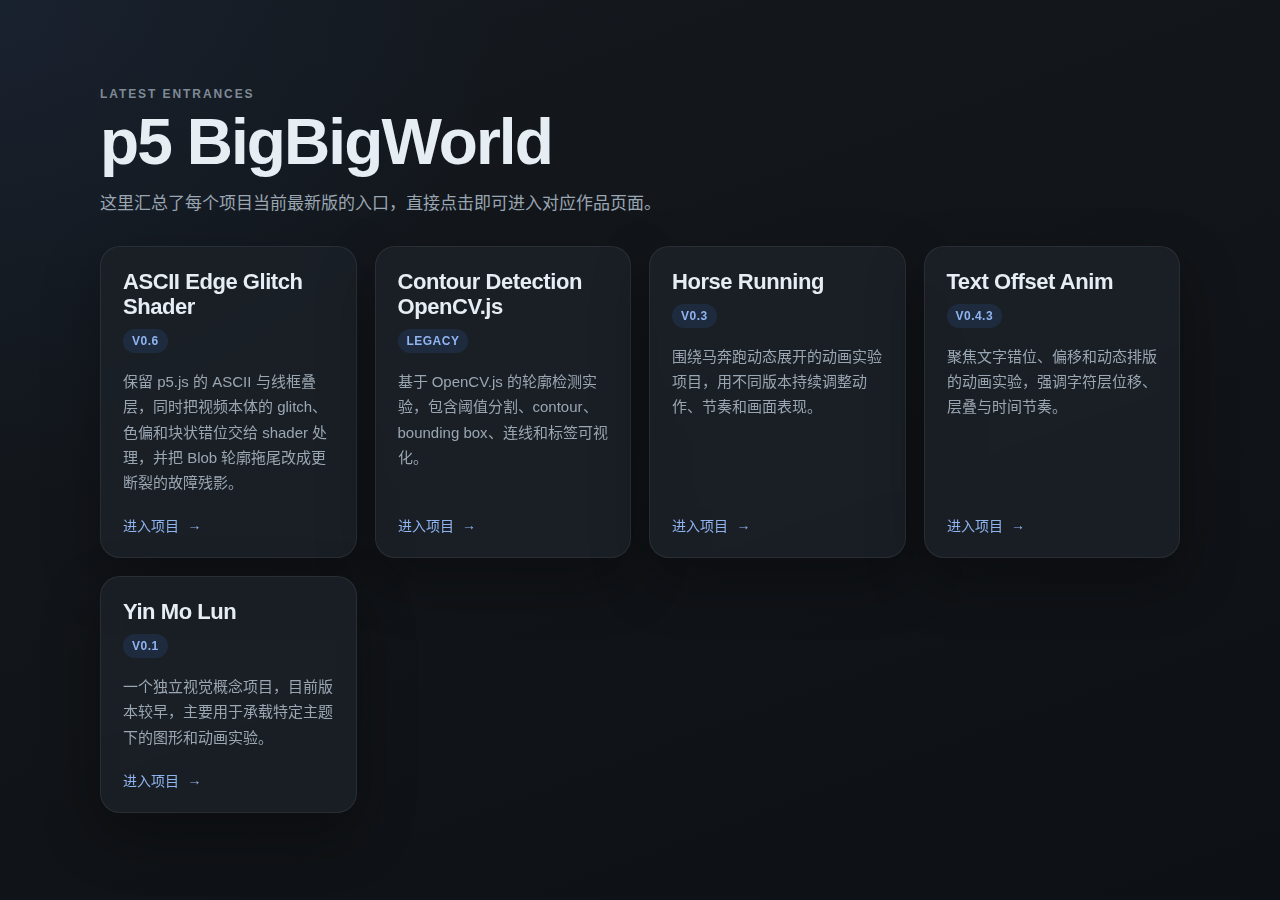
<file: index.html>
<!DOCTYPE html>
<html lang="zh-CN">
<head>
  <meta charset="utf-8" />
  <meta name="viewport" content="width=device-width, initial-scale=1" />
  <title>p5 BigBigWorld</title>
  <style>
    :root {
      --bg: #111418;
      --panel: rgba(27, 32, 39, 0.9);
      --text: #e6edf3;
      --muted: #9aa6b2;
      --line: rgba(230, 237, 243, 0.08);
      --accent: #3f7ad6;
      --accent-strong: #2d5fb0;
      --shadow: 0 22px 58px rgba(0, 0, 0, 0.3);
    }

    * {
      box-sizing: border-box;
    }

    body {
      margin: 0;
      min-height: 100vh;
      font-family: "Segoe UI", "PingFang SC", "Microsoft YaHei", sans-serif;
      color: var(--text);
      background:
        radial-gradient(circle at top left, rgba(63, 122, 214, 0.08), transparent 32%),
        linear-gradient(160deg, #151a20 0%, var(--bg) 52%, #0d1014 100%);
      display: flex;
      align-items: center;
      justify-content: center;
      padding: 40px 20px;
    }

    main {
      width: min(1080px, 100%);
    }

    .hero {
      margin-bottom: 28px;
    }

    .eyebrow {
      margin: 0 0 10px;
      color: #7f8a96;
      font-size: 12px;
      font-weight: 600;
      letter-spacing: 0.16em;
      text-transform: uppercase;
    }

    h1 {
      margin: 0;
      font-size: clamp(34px, 7vw, 64px);
      line-height: 0.98;
      letter-spacing: -0.03em;
      font-weight: 700;
    }

    .subtitle {
      margin: 16px 0 0;
      max-width: 720px;
      font-size: 17px;
      line-height: 1.65;
      font-weight: 400;
      color: var(--muted);
    }

    .grid {
      display: grid;
      grid-template-columns: repeat(auto-fit, minmax(240px, 1fr));
      gap: 18px;
    }

    .card {
      display: flex;
      flex-direction: column;
      align-items: flex-start;
      min-height: 100%;
      padding: 22px;
      border: 1px solid var(--line);
      border-radius: 20px;
      background: var(--panel);
      box-shadow: var(--shadow);
      backdrop-filter: blur(8px);
    }

    .project-name {
      margin: 0 0 10px;
      font-size: 22px;
      line-height: 1.14;
      font-weight: 650;
      letter-spacing: -0.02em;
    }

    .version {
      display: inline-block;
      margin-bottom: 16px;
      padding: 5px 9px;
      border-radius: 999px;
      background: rgba(63, 122, 214, 0.14);
      color: #8fb4f0;
      font-size: 12px;
      font-weight: 600;
      letter-spacing: 0.04em;
      text-transform: uppercase;
    }

    .path {
      margin: 0 0 20px;
      flex: 1 1 auto;
      color: var(--muted);
      font-size: 15px;
      line-height: 1.68;
      word-break: break-word;
    }

    .link {
      display: inline-flex;
      align-items: center;
      justify-content: flex-start;
      margin-top: auto;
      gap: 8px;
      padding: 0;
      border: 0;
      background: transparent;
      color: #8fb4f0;
      text-decoration: none;
      font-size: 14px;
      font-weight: 500;
      letter-spacing: 0.01em;
      transition: color 160ms ease, transform 160ms ease;
    }

    .link:hover,
    .link:focus-visible {
      color: #e6f0ff;
      transform: translateY(-1px);
    }

    .link::after {
      content: "→";
      font-size: 14px;
      line-height: 1;
    }

    @media (max-width: 720px) {
      body {
        padding: 24px 16px;
      }

      .card {
        padding: 18px;
      }

      .subtitle {
        font-size: 15px;
      }
    }
  </style>
</head>
<body>
  <main>
    <section class="hero">
      <p class="eyebrow">Latest Entrances</p>
      <h1>p5 BigBigWorld</h1>
      <p class="subtitle">这里汇总了每个项目当前最新版的入口，直接点击即可进入对应作品页面。</p>
    </section>

    <section class="grid">
      <article class="card">
        <h2 class="project-name">ASCII Edge Glitch Shader</h2>
        <span class="version">v0.6</span>
        <p class="path">保留 p5.js 的 ASCII 与线框叠层，同时把视频本体的 glitch、色偏和块状错位交给 shader 处理，并把 Blob 轮廓拖尾改成更断裂的故障残影。</p>
        <a class="link" href="projects/ascii_edge_glitch/ascii_edge_glitch_shader_0.6/index.html">进入项目</a>
      </article>

      <article class="card">
        <h2 class="project-name">Contour Detection OpenCV.js</h2>
        <span class="version">legacy</span>
        <p class="path">基于 OpenCV.js 的轮廓检测实验，包含阈值分割、contour、bounding box、连线和标签可视化。</p>
        <a class="link" href="projects/contour_detection_opencvjs/index.html">进入项目</a>
      </article>

      <article class="card">
        <h2 class="project-name">Horse Running</h2>
        <span class="version">v0.3</span>
        <p class="path">围绕马奔跑动态展开的动画实验项目，用不同版本持续调整动作、节奏和画面表现。</p>
        <a class="link" href="projects/horse_running/horse_running_0.3/index.html">进入项目</a>
      </article>

      <article class="card">
        <h2 class="project-name">Text Offset Anim</h2>
        <span class="version">v0.4.3</span>
        <p class="path">聚焦文字错位、偏移和动态排版的动画实验，强调字符层位移、层叠与时间节奏。</p>
        <a class="link" href="projects/text_offset_anim/text_offset_anim_0.4.3/index.html">进入项目</a>
      </article>

      <article class="card">
        <h2 class="project-name">Yin Mo Lun</h2>
        <span class="version">v0.1</span>
        <p class="path">一个独立视觉概念项目，目前版本较早，主要用于承载特定主题下的图形和动画实验。</p>
        <a class="link" href="projects/yin_mo_lun/yin_mo_lun_0.1/index.html">进入项目</a>
      </article>
    </section>
  </main>
</body>
</html>
</file>
